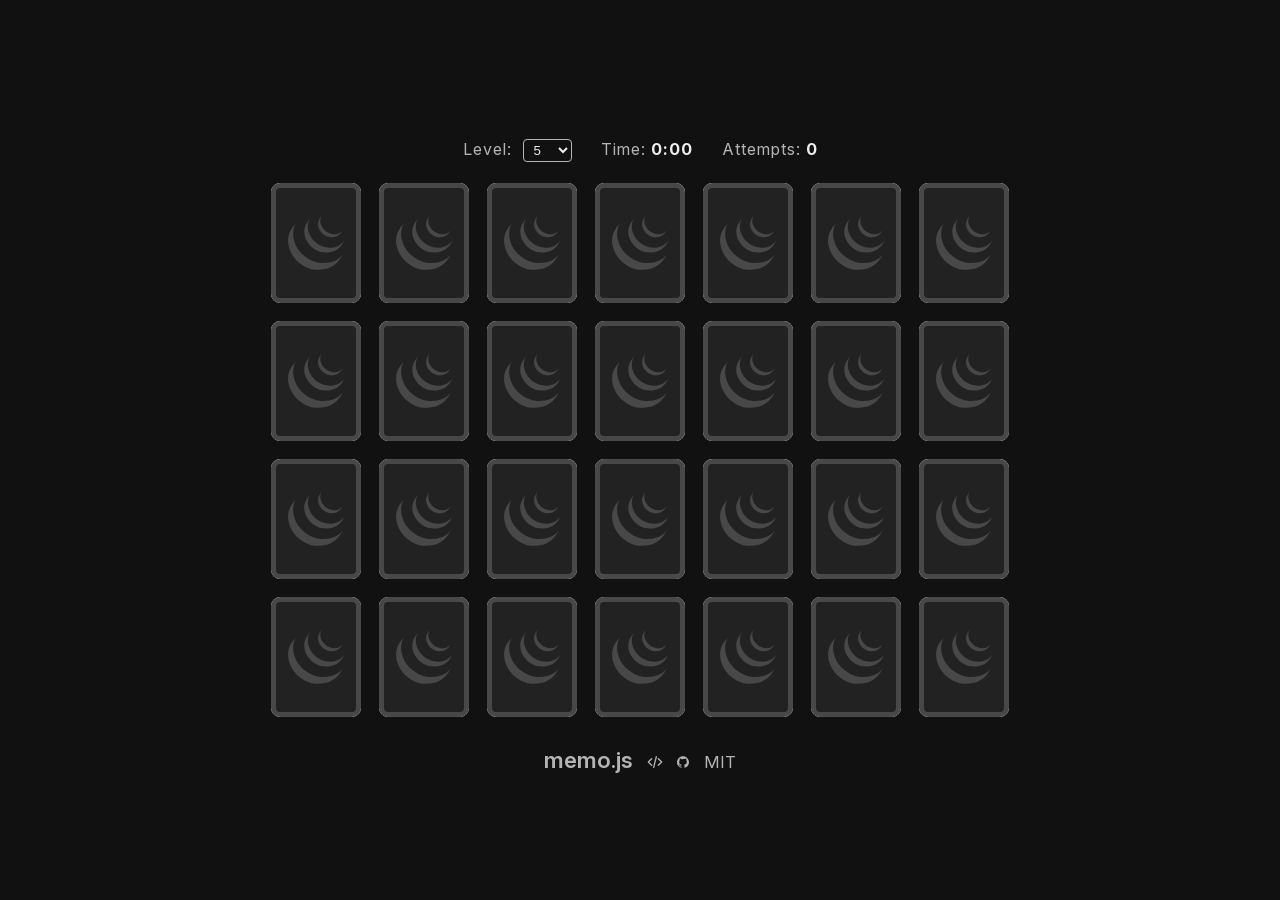
<file: index.html>
<!DOCTYPE html>
<html lang="en">
  <head>
    <meta charset="utf-8">
    <meta name="viewport" content="width=device-width, initial-scale=1">
    <title>memo.js: Classic Board Game with jQuery</title>
    <link rel="apple-touch-icon" href="image/apple-touch-icon.png">
    <link rel="canonical" href="https://javier.beaumont.eus/memo.js/">
    <link rel="icon" type="image/svg+xml" href="image/favicon.svg">
    <link rel="icon" type="image/png" sizes="32x32" href="image/favicon.png">
    <link rel="license" href="LICENSE">
    <link rel="preload" href="font/inter.woff2" as="font" type="font/woff2" crossorigin>
    <link rel="stylesheet" href="style/memo.css">
    <script src="script/jquery.js" defer></script>
    <script src="script/memo.js" defer></script>
    <meta name="color-scheme" content="dark">
    <meta name="dcterms.rights" content="https://opensource.org/license/mit">
    <meta name="description" content="Play the classic Memory card game, built with jQuery: flip the cards, match every pair, and beat the clock.">
    <meta name="theme-color" content="#111111">
    <meta name="twitter:card" content="summary_large_image">
    <meta name="twitter:image" content="https://javier.beaumont.eus/memo.js/image/og.png">
    <meta property="og:description" content="Play the classic Memory card game, built with jQuery: flip the cards, match every pair, and beat the clock.">
    <meta property="og:image:alt" content="memo.js: Classic Board Game with jQuery">
    <meta property="og:image:height" content="630">
    <meta property="og:image:width" content="1200">
    <meta property="og:image" content="https://javier.beaumont.eus/memo.js/image/og.png">
    <meta property="og:locale" content="en_US">
    <meta property="og:site_name" content="javier.beaumont.eus">
    <meta property="og:title" content="memo.js: Classic Board Game with jQuery">
    <meta property="og:type" content="website">
    <meta property="og:url" content="https://javier.beaumont.eus/memo.js/">
    <script type="application/ld+json">
    {
      "@context": "https://schema.org",
      "@type": "WebApplication",
      "applicationCategory": "GameApplication",
      "author": { "@type": "Person", "name": "Javier Beaumont" },
      "browserRequirements": "Requires JavaScript",
      "description": "Play the classic Memory card game, built with jQuery: flip the cards, match every pair, and beat the clock.",
      "image": "https://javier.beaumont.eus/memo.js/image/og.png",
      "isAccessibleForFree": true,
      "license": "https://opensource.org/license/mit",
      "name": "memo.js: Classic Board Game with jQuery",
      "operatingSystem": "Any",
      "sameAs": "https://github.com/javierbeaumont/memo.js",
      "url": "https://javier.beaumont.eus/memo.js/"
    }
    </script>
  </head>
  <body>
    <div id="stats">
      <span>Level: <select id="level"></select></span>
      <span>Time: <b id="stats-time">0:00</b></span>
      <span>Attempts: <b id="stats-moves">0</b></span>
    </div>

    <div class="board" data-element="board"></div>

    <div id="win">
      <button id="win-close" type="button" aria-label="Close"></button>
      <h1>You won!</h1>
      <p>Level: <span id="win-level"></span></p>
      <p>Time: <span id="win-time"></span></p>
      <p>Attempts: <span id="win-moves"></span></p>
      <div class="win-actions">
        <button id="replay">Replay</button>
        <button id="next">Next</button>
      </div>
    </div>

    <footer class="stat-links">
      <span class="mark">memo.js</span>
      <a class="built" href="slides/" aria-label="See how it's built" title="See how it's built"></a>
      <a class="github" href="https://github.com/javierbeaumont/memo.js" aria-label="View the source" title="View the source"></a>
      <a class="license" href="LICENSE" rel="license noopener" target="_blank">MIT</a>
    </footer>
  </body>
</html>
</file>
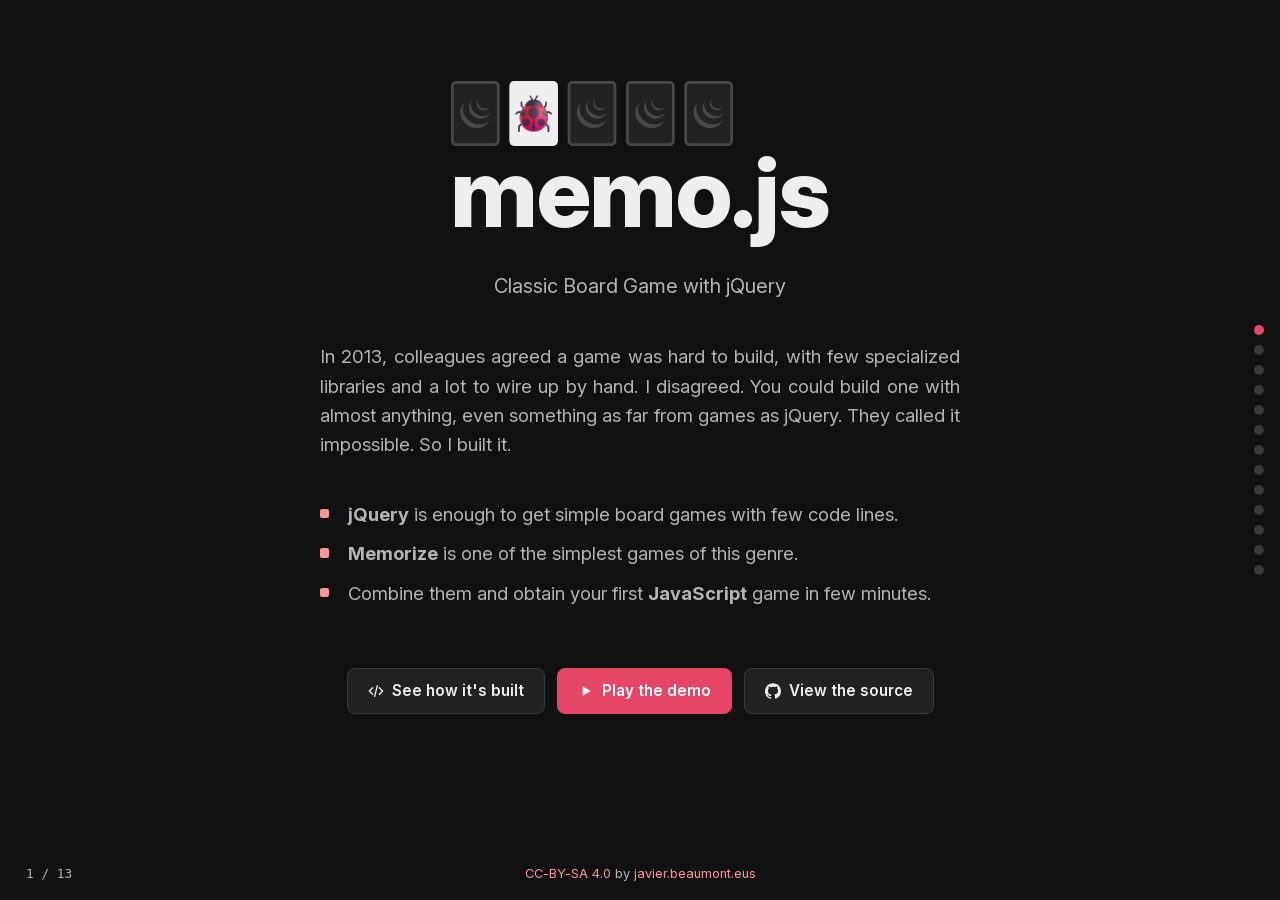
<file: slides/index.html>
<!DOCTYPE html>
<html lang="en">
<head>
  <meta charset="utf-8">
  <meta name="viewport" content="width=device-width, initial-scale=1">
  <title>memo.js slides: Classic Board Game with jQuery</title>
  <link rel="apple-touch-icon" href="../image/apple-touch-icon.png">
  <link rel="canonical" href="https://javier.beaumont.eus/memo.js/slides/">
  <link rel="icon" type="image/svg+xml" href="../image/favicon.svg">
  <link rel="icon" type="image/png" sizes="32x32" href="../image/favicon.png">
  <link rel="license" href="https://creativecommons.org/licenses/by-sa/4.0/">
  <link rel="preload" href="../font/inter.woff2" as="font" type="font/woff2" crossorigin>
  <link rel="preload" href="../image/cards.svg" as="image" type="image/svg+xml">
  <link rel="stylesheet" href="style/codemirror.css">
  <link rel="stylesheet" href="style/main.css">
  <!-- repo's own jQuery so runnable snippets use the real $ -->
  <script src="../script/jquery.js" defer></script>
  <script src="script/codemirror.js" defer></script>
  <script src="script/codemirror-modes.js" defer></script>
  <script src="script/main.js" defer></script>
  <meta name="color-scheme" content="dark">
  <meta name="dcterms.rights" content="https://creativecommons.org/licenses/by-sa/4.0/">
  <meta name="description" content="How you can build the classic Memory card game with jQuery, explained slide by slide: the board, the cards, the DOM and the player interaction.">
  <meta name="theme-color" content="#111111">
  <meta name="twitter:card" content="summary_large_image">
  <meta name="twitter:image" content="https://javier.beaumont.eus/memo.js/image/og.png">
  <meta property="og:description" content="How you can build the classic Memory card game with jQuery, explained slide by slide: the board, the cards, the DOM and the player interaction.">
  <meta property="og:image:alt" content="memo.js: Classic Board Game with jQuery">
  <meta property="og:image:height" content="630">
  <meta property="og:image:width" content="1200">
  <meta property="og:image" content="https://javier.beaumont.eus/memo.js/image/og.png">
  <meta property="og:locale" content="en_US">
  <meta property="og:site_name" content="javier.beaumont.eus">
  <meta property="og:title" content="memo.js slides: Classic Board Game with jQuery">
  <meta property="og:type" content="website">
  <meta property="og:url" content="https://javier.beaumont.eus/memo.js/slides/">
  <script type="application/ld+json">
  {
    "@context": "https://schema.org",
    "@type": "SoftwareSourceCode",
    "author": { "@type": "Person", "name": "Javier Beaumont" },
    "codeRepository": "https://github.com/javierbeaumont/memo.js",
    "description": "How you can build the classic Memory card game with jQuery, explained slide by slide: the board, the cards, the DOM and the player interaction.",
    "image": "https://javier.beaumont.eus/memo.js/image/og.png",
    "isAccessibleForFree": true,
    "license": "https://opensource.org/license/mit",
    "name": "memo.js: Classic Board Game with jQuery",
    "programmingLanguage": "JavaScript",
    "url": "https://javier.beaumont.eus/memo.js/slides/"
  }
  </script>
</head>
<body>

  <main class="deck">

    <!-- 1 -- Cover -->
    <section class="slide cover" aria-label="Cover">
      <div class="inner center">
        <!-- card row: decorative ::before on the wordmark (main.css) -->
        <h1>memo.js</h1>
        <p class="tagline">
          Classic Board Game with jQuery
        </p>
        <p class="lead story">
          In 2013, colleagues agreed a game was hard to build, with few specialized
          libraries and a lot to wire up by hand. I disagreed. You could build one
          with almost anything, even something as far from games as jQuery. They
          called it impossible. So I built it.
        </p>
        <ul class="lead">
          <li><strong>jQuery</strong> is enough to get simple board games with few code lines.</li>
          <li><strong>Memorize</strong> is one of the simplest games of this genre.</li>
          <li>Combine them and obtain your first <strong>JavaScript</strong> game in few minutes.</li>
        </ul>
        <nav class="cta" aria-label="Project links">
          <a class="built" href="#start">See how it's built</a>
          <a class="primary" href="../">Play the demo</a>
          <a class="github" href="https://github.com/javierbeaumont/memo.js">View the source</a>
        </nav>
      </div>
    </section>

    <!-- 2 -- jQuery: Advantages and disadvantages -->
    <section class="slide" id="start" aria-label="jQuery: Advantages and disadvantages">
      <div class="inner">
        <p class="kicker">jQuery</p>
        <h2>Advantages and disadvantages</h2>
        <div class="cols">
          <article class="col">
            <h3>Pros</h3>
            <ul>
              <li>Free Software</li>
              <li>Community and Documentation</li>
              <li>Browser, DOM and Ajax Support</li>
            </ul>
          </article>
          <article class="col">
            <h3>Cons</h3>
            <ul>
              <li>Performance and Size</li>
              <li>Structure and Organization</li>
              <li>Data Manipulation Support</li>
            </ul>
          </article>
        </div>
      </div>
    </section>

    <!-- 3 -- Memorize: Definition and cards -->
    <section class="slide" aria-label="Memorize: Definition and cards">
      <div class="inner">
        <p class="kicker">Memorize</p>
        <h2>Definition and cards</h2>
        <ul class="lead">
          <li>Show any compact set of unordered pairs of cards.</li>
          <li>The cards will be hidden and shown when the player interacts with them.</li>
          <li>Every pair of cards clicked will be checked for equality, in which case
              they will remain permanently visible. If they are different, they will
              hide again.</li>
        </ul>
        <div class="cards-row" aria-label="The two card states">
          <figure class="mini">
            <div class="mini-card is-hide" aria-hidden="true"></div>
            <figcaption>hide</figcaption>
          </figure>
          <figure class="mini">
            <div class="mini-card is-show" aria-hidden="true"><img src="../image/lady_beetle_3d.png" alt=""></div>
            <figcaption>show</figcaption>
          </figure>
        </div>
      </div>
    </section>

    <!-- 4 -- Memorize: Parts -->
    <section class="slide" aria-label="Memorize: Parts">
      <div class="inner">
        <p class="kicker">Memorize</p>
        <h2>Parts</h2>
        <ol class="parts">
          <li><strong>Board</strong>: how many rows and columns.</li>
          <li><strong>Playing cards</strong>: pick the images, pair them, shuffle the deck.</li>
          <li><strong>Print elements</strong>: HTML, CSS and injecting the cards into the DOM.</li>
          <li><strong>Player interaction</strong>: flip, compare, resolve.</li>
        </ol>
      </div>
    </section>

    <!-- 5 -- Board: Square grid -->
    <section class="slide" aria-label="Board: Square grid">
      <div class="inner">
        <p class="kicker">01: Board</p>
        <h2>Square grid</h2>
        <p class="lead">
          Compact and rectangular area where the playing cards are grouped.
        </p>
<script type="text/plain" data-cm-setup>const config = { couples: [3, 6, 8, 12, 14, 16, 18, 20, 24, 28, 32, 36][Math.floor(Math.random() * 12)] };</script>
<textarea class="cm" data-run>// Playing Card Distribution
const couples = config.couples // From configuration file
  , cards = couples * 2;

// Lists all divisors from number of playing cards
const l = [];

for (let d = 1; d <= cards; d++){
  if(cards % d === 0) {
    l.push(d);
  }
}

// Select best divisors from the list
const w = (l.length % 2 === 0) ? [1, 0] : [.5, .5]
  , short = l[l.length / 2 - w[0]]
  , long  = l[l.length / 2 - w[1]];</textarea>
<script type="text/plain" data-cm-cleanup>console.log(cards + ' playing cards in a ' + short + ' x ' + long + ' board');</script>
      </div>
    </section>

    <!-- 6 -- Playing cards: Selection -->
    <section class="slide" aria-label="Playing cards: Selection">
      <div class="inner">
        <p class="kicker">02: Playing cards</p>
        <h2>Selection</h2>
        <p class="lead">
          Select playing cards between available ones and, if possible, without repeating.
        </p>
        <script type="text/plain" data-cm-setup>const config = {
  couples: Math.floor(Math.random() * 14) + 5,
  id: {
    min: Math.floor(Math.random() * 4) + 1,
    max: Math.floor(Math.random() * 49) + 11
  }
};</script>
<textarea class="cm" data-run>// Playing Cards Selection
const couples = config.couples // From configuration file
  , minId = config.id.min      // From configuration file
  , maxId = config.id.max      // From configuration file
  , list = [];

while(list.length < couples) {
  const m = Math.floor((Math.random() * (maxId - minId)) + minId);

  if (maxId - minId <= list.length || $.inArray(m, list) === -1) {
    list.push(m);
  }
}</textarea>
        <script type="text/plain" data-cm-cleanup>console.log(couples + ' pairs with ' + (maxId - minId) + ' different cards: [' + list + ']');</script>
      </div>
    </section>

    <!-- 7 -- Playing cards: Shuffling the deck -->
    <section class="slide" aria-label="Playing cards: Shuffling the deck">
      <div class="inner">
        <p class="kicker">02: Playing cards</p>
        <h2>Shuffling the deck</h2>
        <p class="lead">
          Shuffle the deck to unsort the playing cards.
        </p>
<textarea class="cm" data-run>// Shuffle The Deck (Fisher-Yates)
const list = [1, 2, 3, 4];

$.merge(list, list);

for (let position = list.length - 1; position > 0; position--) {
  const randomIndex = Math.floor(Math.random() * (position + 1));

  [list[position], list[randomIndex]] = [list[randomIndex], list[position]];
}</textarea>
        <script type="text/plain" data-cm-cleanup>console.log('[' + list.join(', ') + ']');</script>
        <p class="fine">
          <code>$.merge(list, list)</code> concatenates the list onto itself: that
          single call is what turns cards into pairs. The shuffle is
          <a href="https://en.wikipedia.org/wiki/Fisher-Yates_shuffle" target="_blank" rel="noopener">Fisher-Yates</a>:
          walk from the end, swapping each card with a random earlier one, so every
          ordering is equally likely.
        </p>
      </div>
    </section>

    <!-- 8 -- Print elements: Basic HTML -->
    <section class="slide" aria-label="Print elements: Basic HTML">
      <div class="inner">
        <p class="kicker">03: Print elements</p>
        <h2>Basic HTML</h2>
<textarea class="cm" data-mode="htmlmixed">&lt;!DOCTYPE html&gt;
&lt;html lang="en"&gt;
  &lt;head&gt;
    &lt;meta charset="utf-8" /&gt;
    &lt;meta name="viewport" content="width=device-width, initial-scale=1" /&gt;
    &lt;title&gt;memo.js&lt;/title&gt;
    &lt;link rel="stylesheet" href="style/memo.css" /&gt;
    &lt;script src="script/jquery.js" defer&gt;&lt;/script&gt;
    &lt;script src="script/memo.js" defer&gt;&lt;/script&gt;
  &lt;/head&gt;
  &lt;body&gt;
    &lt;div class="board" data-element="board"&gt;&lt;/div&gt;
  &lt;/body&gt;
&lt;/html&gt;</textarea>
      </div>
    </section>

    <!-- 9 -- Print elements: Basic CSS -->
    <section class="slide" aria-label="Print elements: Basic CSS">
      <div class="inner">
        <p class="kicker">03: Print elements</p>
        <h2>Basic CSS</h2>
<textarea class="cm" data-mode="css">.board {
  display: grid;
  gap: clamp(8px, 2.2vw, 18px);
  grid-template-columns: repeat(var(--long), 1fr);
}

.card {
  aspect-ratio: 3 / 4;
  background: #eee;
  border-radius: 9px;
  position: relative;
}

.card img {
  left: 50%;
  position: absolute;
  top: 50%;
  transform: translate(-50%, -50%);
  width: 86%;
}

[data-element="cover"] {
  background: url("../image/card-back.svg") center / cover no-repeat;
  cursor: pointer;
  inset: 0;
  position: absolute;
}</textarea>
        <p class="fine">
          <code>--long</code> is the column count; the JS computes it and sets it on
          the board.
        </p>
      </div>
    </section>

    <!-- 10 -- Print elements: Board and playing cards -->
    <section class="slide" aria-label="Print elements: Board and playing cards">
      <div class="inner">
        <p class="kicker">03: Print elements</p>
        <h2>Board and playing cards</h2>
        <p class="lead">
          DOM and style manipulation.
        </p>
<textarea class="cm">// Playing Card HTML Code
const card = file => `
      &lt;div class="card" data-status="hide"&gt;
        &lt;img src="image/${file}" /&gt;
        &lt;div data-element="cover"&gt;&lt;/div&gt;
      &lt;/div&gt;`;

// Print Board and Playing Cards
$('[data-element="board"]')
  .append(() => {
    let data = '';

    $.each(list, (index, id) => {
      const file = emojis[id] + '_3d.png';

      data += card(file);
    });

    return data;
  })
  .css({ '--long': long, '--short': short });</textarea>
        <p class="fine">
          The JS sets <code>--long</code> and <code>--short</code> on the board; CSS grid
          uses them for the column count: <code>--long</code> in landscape,
          <code>--short</code> in portrait.
        </p>
      </div>
    </section>

    <!-- 11 -- Player interaction: Selection -->
    <section class="slide" aria-label="Player interaction: Selection">
      <div class="inner">
        <p class="kicker">04: Player interaction</p>
        <h2>Selection</h2>
        <p class="lead">
          A click selects a card: set its status from <code>hide</code> to
          <code>view</code> and push its face into <code>pair</code>. On the second
          card, compare.
        </p>
<textarea class="cm">// Player Interaction
let count = 0
  , pair = [];

$('[data-element="cover"]').on('click', function() {
  if ($(this).parent().attr('data-status') !== 'hide') return;

  count ++;

  if (count <= 2) {
    // Slide effect: slideUp
    $(this).parent().attr('data-status', 'view');
    pair.push($(this).prev().attr('src'));

    if (count === 2) {
      // Comparison
    }
  }
});</textarea>
      </div>
    </section>

    <!-- 12 -- Player interaction: Comparison -->
    <section class="slide" aria-label="Player interaction: Comparison">
      <div class="inner">
        <p class="kicker">04: Player interaction</p>
        <h2>Comparison</h2>
        <p class="lead">
          On the second card, compare the pair: a match promotes both to
          <code>show</code>; a miss returns them to <code>hide</code>. Then reset
          <code>count</code> and <code>pair</code> for the next turn.
        </p>
<textarea class="cm">// Comparison
if (count === 2) {
  if (pair[0] === pair[1]) {
    $('[data-status="view"]').attr('data-status', 'show');
  } else {
    // Slide effect: slideDown
    $('[data-status="view"]').attr('data-status', 'hide');
  }

  count = 0;
  pair = [];
}</textarea>
        <p class="fine">
          Cards match by image <em>source</em>: <code>pair</code> holds two
          <code>&lt;img src&gt;</code> values, equal only when it is the same
          emoji file.
        </p>
      </div>
    </section>

    <!-- 13 -- Player interaction: Slide effect -->
    <section class="slide" aria-label="Player interaction: Slide effect">
      <div class="inner">
        <p class="kicker">04: Player interaction</p>
        <h2>Slide effect</h2>
        <p class="lead">
          jQuery adds the motion: on reveal the cover slides up, and a missed pair
          slides back down after <code>delay(500)</code>.
        </p>
<textarea class="cm">// Slide effect
let count = 0
  , pair = [];

$('[data-element="cover"]').on('click', function() {
  count ++;
  if (count <= 2) {
    $(this).slideUp('slow');
    // ... selection
    if (count === 2) {
      if (pair[0] === pair[1]) {
        // ... comparison: show
      } else {
        $('[data-status="view"] [data-element="cover"]')
          .delay(500).slideDown('slow')
          .promise().done(() => {
            // ... comparison: hide
          });
      }

      count = 0;
      pair = [];
    }
  }
});</textarea>
        <p class="fine">
          The <code>// ...</code> parts are unchanged from the earlier slides. New here:
          <code>slideUp</code> reveals the card, and a missed pair slides back down after
          <code>delay(500)</code>.
        </p>
      </div>
    </section>
  </main>

  <nav class="dots" aria-label="Slide navigation"></nav>
  <p class="counter" aria-hidden="true"></p>

  <footer class="foot-note">
    <a href="https://creativecommons.org/licenses/by-sa/4.0/" rel="license noopener" target="_blank">CC-BY-SA 4.0</a> by <a href="https://javier.beaumont.eus">javier.beaumont.eus</a>
  </footer>
</body>
</html>
</file>
<file: style/memo.css>
@font-face {
  font-display: swap;
  font-family: "Inter";
  font-style: normal;
  font-weight: 400 800;
  src: url("../font/inter.woff2") format("woff2");
}

:root {
  --bg: #111111;
  --card: #eeeeee;
  --txt: #eeeeee;
  --mut: #b4b4b4;
  --acc: #e54666;
  --acc-hi: #ec5a72;
  --on-acc: #ffffff;
}

body {
  align-items: center;
  background: var(--bg);
  color: var(--txt);
  display: flex;
  flex-direction: column;
  font-family: "Inter", system-ui, -apple-system, Segoe UI, Roboto, sans-serif;
  justify-content: center;
  margin: 0;
  min-height: 100vh;
}

#stats {
  color: var(--mut);
  letter-spacing: 1px;
  padding: 12px;
  text-align: center;
}

#stats b {
  color: var(--txt);
}

#stats span + span {
  margin-left: 24px;
}

#level {
  background: var(--bg);
  border: 1px solid var(--mut);
  border-radius: 4px;
  color: var(--txt);
  margin-left: 6px;
  padding: 2px 6px;
}

/* Footer below the board: the wordmark plus links to the slides, the source and the license. */
.stat-links {
  align-items: center;
  display: flex;
  gap: 14px;
  margin-top: 20px;
}

/* The wordmark leads; the 3 links are sized to the same visible height (~12px, the wordmark's
   x-height at Inter 1.4rem) so they read balanced. Rescale the numbers if the font/size changes. */
.stat-links .mark {
  color: var(--mut);
  font-size: 1.4rem;
  font-weight: 600;
}

.stat-links a {
  color: var(--mut);
  position: relative;
  top: 2.45px; /* lower the 3 links onto the wordmark's x-height center (lowercase sits low in its box) */
}

.stat-links a:hover {
  color: var(--txt);
}

.stat-links .license {
  font-size: 16.65px; /* all-caps "MIT": cap-height (~0.73em) matches the icons' ~12px */
  text-decoration: none;
}

.stat-links .built,
.stat-links .github {
  -webkit-mask: center / contain no-repeat;
  background-color: currentColor;
  mask: center / contain no-repeat;
}

/* Icon boxes differ so both glyphs render ~12px tall (code.svg fills ~75% of its box, github ~98%). */
.stat-links .built {
  -webkit-mask-image: url("../image/code.svg");
  height: 16px;
  mask-image: url("../image/code.svg");
  width: 16px;
}

.stat-links .github {
  -webkit-mask-image: url("../image/github.svg");
  height: 12.4px;
  mask-image: url("../image/github.svg");
  width: 12.4px;
}

#win {
  align-items: center;
  background: rgba(17, 17, 17, 0.92);
  display: none;
  flex-direction: column;
  inset: 0;
  justify-content: center;
  position: fixed;
  z-index: 10; /* sit above the footer (a flex item) so it is the only active layer */
}

#win-close {
  -webkit-mask: url("../image/close.svg") center / contain no-repeat;
  background-color: var(--mut);
  border: 0;
  cursor: pointer;
  height: 22px;
  mask: url("../image/close.svg") center / contain no-repeat;
  padding: 0;
  position: absolute;
  right: 20px;
  top: 20px;
  width: 22px;
}

#win-close:hover {
  background-color: var(--txt);
}

#win h1 {
  font-size: 3rem;
  margin: 0 0 16px;
}

#win p {
  color: var(--mut);
  font-size: 1.2rem;
  margin: 4px 0;
}

.win-actions {
  display: flex;
  gap: 12px;
  margin-top: 24px;
}

#win button {
  border-radius: 6px;
  cursor: pointer;
  font-size: 1rem;
  padding: 12px 28px;
}

#next {
  background: var(--acc);
  border: 0;
  color: var(--on-acc);
}

#next:hover {
  background: var(--acc-hi);
}

#replay {
  background: transparent;
  border: 1px solid var(--mut);
  color: var(--txt);
}

#replay:hover {
  border-color: var(--txt);
}

.board {
  box-sizing: border-box;
  display: grid;
  gap: clamp(8px, 2.2vw, 18px);
  grid-template-columns: repeat(var(--long), 1fr);
  margin: 0 auto;
  padding: 9px;
  width: min(calc(var(--long) * 108px), 100vw); /* --long and --short are set by JS */
}

@media (orientation: portrait) {
  .board {
    grid-template-columns: repeat(var(--short), 1fr);
    width: min(calc(var(--short) * 108px), 100vw);
  }
}

.card {
  aspect-ratio: 3 / 4;
  background: var(--card);
  border-radius: 9px;
  position: relative;
}

.card img {
  left: 50%;
  position: absolute;
  top: 50%;
  transform: translate(-50%, -50%);
  width: 86%;
}

[data-element="cover"] {
  background: url("../image/card-back.svg") center / cover no-repeat;
  border-radius: 9px;
  cursor: pointer;
  inset: 0;
  position: absolute;
}
</file>
<file: slides/style/codemirror.css>
/* CodeMirror 5.65.21 core CSS. Copyright (c) by Marijn Haverbeke and others, MIT license: https://codemirror.net/5/LICENSE */
.CodeMirror{font-family:monospace;height:300px;color:black;direction:ltr;}.CodeMirror-lines{padding:4px 0;}.CodeMirror pre.CodeMirror-line,.CodeMirror pre.CodeMirror-line-like{padding:0 4px;}.CodeMirror-scrollbar-filler,.CodeMirror-gutter-filler{background-color:white;}.CodeMirror-gutters{border-right:1px solid #ddd;background-color:#f7f7f7;white-space:nowrap;}.CodeMirror-linenumbers{}.CodeMirror-linenumber{padding:0 3px 0 5px;min-width:20px;text-align:right;color:#999;white-space:nowrap;}.CodeMirror-guttermarker{color:black;}.CodeMirror-guttermarker-subtle{color:#999;}.CodeMirror-cursor{border-left:1px solid black;border-right:none;width:0;}.CodeMirror div.CodeMirror-secondarycursor{border-left:1px solid silver;}.cm-fat-cursor .CodeMirror-cursor{width:auto;border:0 !important;background:#7e7;}.cm-fat-cursor div.CodeMirror-cursors{z-index:1;}.cm-fat-cursor .CodeMirror-line::selection,.cm-fat-cursor .CodeMirror-line > span::selection,.cm-fat-cursor .CodeMirror-line > span > span::selection{background:transparent;}.cm-fat-cursor .CodeMirror-line::-moz-selection,.cm-fat-cursor .CodeMirror-line > span::-moz-selection,.cm-fat-cursor .CodeMirror-line > span > span::-moz-selection{background:transparent;}.cm-fat-cursor{caret-color:transparent;}@-moz-keyframes blink{0%{}50%{background-color:transparent;}100%{}}@-webkit-keyframes blink{0%{}50%{background-color:transparent;}100%{}}@keyframes blink{0%{}50%{background-color:transparent;}100%{}}.CodeMirror-overwrite .CodeMirror-cursor{}.cm-tab{display:inline-block;text-decoration:inherit;}.CodeMirror-rulers{position:absolute;left:0;right:0;top:-50px;bottom:0;overflow:hidden;}.CodeMirror-ruler{border-left:1px solid #ccc;top:0;bottom:0;position:absolute;}.cm-s-default .cm-header{color:blue;}.cm-s-default .cm-quote{color:#090;}.cm-negative{color:#d44;}.cm-positive{color:#292;}.cm-header,.cm-strong{font-weight:bold;}.cm-em{font-style:italic;}.cm-link{text-decoration:underline;}.cm-strikethrough{text-decoration:line-through;}.cm-s-default .cm-keyword{color:#708;}.cm-s-default .cm-atom{color:#219;}.cm-s-default .cm-number{color:#164;}.cm-s-default .cm-def{color:#00f;}.cm-s-default .cm-variable,.cm-s-default .cm-punctuation,.cm-s-default .cm-property,.cm-s-default .cm-operator{}.cm-s-default .cm-variable-2{color:#05a;}.cm-s-default .cm-variable-3,.cm-s-default .cm-type{color:#085;}.cm-s-default .cm-comment{color:#a50;}.cm-s-default .cm-string{color:#a11;}.cm-s-default .cm-string-2{color:#f50;}.cm-s-default .cm-meta{color:#555;}.cm-s-default .cm-qualifier{color:#555;}.cm-s-default .cm-builtin{color:#30a;}.cm-s-default .cm-bracket{color:#997;}.cm-s-default .cm-tag{color:#170;}.cm-s-default .cm-attribute{color:#00c;}.cm-s-default .cm-hr{color:#999;}.cm-s-default .cm-link{color:#00c;}.cm-s-default .cm-error{color:#f00;}.cm-invalidchar{color:#f00;}.CodeMirror-composing{border-bottom:2px solid;}div.CodeMirror span.CodeMirror-matchingbracket{color:#0b0;}div.CodeMirror span.CodeMirror-nonmatchingbracket{color:#a22;}.CodeMirror-matchingtag{background:rgba(255,150,0,.3);}.CodeMirror-activeline-background{background:#e8f2ff;}.CodeMirror{position:relative;overflow:hidden;background:white;}.CodeMirror-scroll{overflow:scroll !important;margin-bottom:-50px;margin-right:-50px;padding-bottom:50px;height:100%;outline:none;position:relative;z-index:0;}.CodeMirror-sizer{position:relative;border-right:50px solid transparent;}.CodeMirror-vscrollbar,.CodeMirror-hscrollbar,.CodeMirror-scrollbar-filler,.CodeMirror-gutter-filler{position:absolute;z-index:6;display:none;outline:none;}.CodeMirror-vscrollbar{right:0;top:0;overflow-x:hidden;overflow-y:scroll;}.CodeMirror-hscrollbar{bottom:0;left:0;overflow-y:hidden;overflow-x:scroll;}.CodeMirror-scrollbar-filler{right:0;bottom:0;}.CodeMirror-gutter-filler{left:0;bottom:0;}.CodeMirror-gutters{position:absolute;left:0;top:0;min-height:100%;z-index:3;}.CodeMirror-gutter{white-space:normal;height:100%;display:inline-block;vertical-align:top;margin-bottom:-50px;}.CodeMirror-gutter-wrapper{position:absolute;z-index:4;background:none !important;border:none !important;}.CodeMirror-gutter-background{position:absolute;top:0;bottom:0;z-index:4;}.CodeMirror-gutter-elt{position:absolute;cursor:default;z-index:4;}.CodeMirror-gutter-wrapper::selection{background-color:transparent}.CodeMirror-gutter-wrapper::-moz-selection{background-color:transparent}.CodeMirror-lines{cursor:text;min-height:1px;}.CodeMirror pre.CodeMirror-line,.CodeMirror pre.CodeMirror-line-like{-moz-border-radius:0;-webkit-border-radius:0;border-radius:0;border-width:0;background:transparent;font-family:inherit;font-size:inherit;margin:0;white-space:pre;word-wrap:normal;line-height:inherit;color:inherit;z-index:2;position:relative;overflow:visible;-webkit-tap-highlight-color:transparent;-webkit-font-variant-ligatures:contextual;font-variant-ligatures:contextual;}.CodeMirror-wrap pre.CodeMirror-line,.CodeMirror-wrap pre.CodeMirror-line-like{word-wrap:break-word;white-space:pre-wrap;word-break:normal;}.CodeMirror-linebackground{position:absolute;left:0;right:0;top:0;bottom:0;z-index:0;}.CodeMirror-linewidget{position:relative;z-index:2;padding:0.1px;}.CodeMirror-widget{}.CodeMirror-rtl pre{direction:rtl;}.CodeMirror-code{outline:none;}.CodeMirror-scroll,.CodeMirror-sizer,.CodeMirror-gutter,.CodeMirror-gutters,.CodeMirror-linenumber{-moz-box-sizing:content-box;box-sizing:content-box;}.CodeMirror-measure{position:absolute;width:100%;height:0;overflow:hidden;visibility:hidden;}.CodeMirror-cursor{position:absolute;pointer-events:none;}.CodeMirror-measure pre{position:static;}div.CodeMirror-cursors{visibility:hidden;position:relative;z-index:3;}div.CodeMirror-dragcursors{visibility:visible;}.CodeMirror-focused div.CodeMirror-cursors{visibility:visible;}.CodeMirror-selected{background:#d9d9d9;}.CodeMirror-focused .CodeMirror-selected{background:#d7d4f0;}.CodeMirror-crosshair{cursor:crosshair;}.CodeMirror-line::selection,.CodeMirror-line > span::selection,.CodeMirror-line > span > span::selection{background:#d7d4f0;}.CodeMirror-line::-moz-selection,.CodeMirror-line > span::-moz-selection,.CodeMirror-line > span > span::-moz-selection{background:#d7d4f0;}.cm-searching{background-color:#ffa;background-color:rgba(255,255,0,.4);}.cm-force-border{padding-right:.1px;}@media print{.CodeMirror div.CodeMirror-cursors{visibility:hidden;}}.cm-tab-wrap-hack:after{content:'';}span.CodeMirror-selectedtext{background:none;}
</file>
<file: slides/style/main.css>
@font-face {
  font-display: swap;
  font-family: "Inter";
  font-style: normal;
  font-weight: 400 800; /* the subset is limited to the weights the deck renders */
  src: url("../../font/inter.woff2") format("woff2");
}

:root {
  /* Radix Colors (workos/radix, MIT), dark. Fill (step 9) and accent-text (step 11) are split: --acc vs --acc-text. */
  --acc: #e54666;          /* ruby-9: fill (buttons, active dot) */
  --acc-hi: #ec5a72;       /* ruby-10: button hover */
  --acc-text: #ff949d;     /* ruby-11: accent text (kickers, links, keywords) */
  --on-acc: #ffffff;       /* text on the ruby fill */
  --bg: #111111;           /* gray-1: ground */
  --bg-code: #222222;      /* gray-3: code panels */
  --brd: #3a3a3a;          /* gray-6: borders */
  --card: #eeeeee;         /* gray-12: revealed card */
  --code-comment: #b4b4b4; /* gray-11: comments */
  --code-line: #b4b4b4;    /* gray-11: line numbers */
  --code-num: #baa7ff;     /* violet-11: numbers */
  --code-str: #71d083;     /* grass-11: strings */
  --mut: #b4b4b4;          /* gray-11: muted text */
  --surf: #222222;         /* gray-3: raised surfaces */
  --txt: #eeeeee;          /* gray-12: text */
  --mono: ui-monospace, SFMono-Regular, Menlo, Consolas, monospace;
}

* {
  box-sizing: border-box;
}

body {
  background: var(--bg);
  color: var(--txt);
  font-family: "Inter", system-ui, -apple-system, Segoe UI, Roboto, sans-serif;
  -webkit-font-smoothing: antialiased;
  line-height: 1.6;
  margin: 0;
}

a {
  color: var(--acc-text);
  text-decoration: none;
}

a:hover {
  text-decoration: underline;
}

code, kbd {
  font-family: var(--mono);
  font-size: 0.9em;
}

kbd {
  border: 1px solid var(--brd);
  border-radius: 4px;
  padding: 0 6px;
}

h1, h2 {
  letter-spacing: -0.01em;
  line-height: 1.2;
}

/* Deck: the scroller; one full-viewport slide per section, scroll-snap pages (script/main.js adds keyboard, dots, counter). */
.deck {
  height: 100dvh;
  overflow-y: auto;
  scroll-snap-type: y mandatory;
}

.slide {
  align-items: center;
  display: flex;
  justify-content: center;
  min-height: 100dvh;
  padding: 24px;
  position: relative;
  scroll-snap-align: start;
  scroll-snap-stop: always;
}

.inner {
  max-width: 720px;
  width: 100%;
}

.inner.center {
  text-align: center;
}

/* Title lockup (like the OG): the card row (::before) is 74.7% of the wordmark to reach the ".", sharing its left edge;
   sized in font-size fractions so the lockup scales as one. */
h1 {
  display: inline-block;
  font-size: clamp(3.5rem, 11vw, 6rem);
  font-weight: 800;
  margin: 0;
}

h1::before {
  aspect-ratio: 522 / 120;
  background: url("../../image/cards.svg") left center / contain no-repeat;
  content: "";
  display: block;
  margin-bottom: -0.115em; /* absorb the h1 top leading so the gap matches the o->j stem */
  width: 74.7%;
}

.tagline {
  color: var(--mut);
  font-size: clamp(1.05rem, 3.5vw, 1.25rem);
  margin: 12px auto 0;
  max-width: 42ch;
  text-wrap: balance;
}

/* Cover: content toward the top; each text block on its own narrow measure so the chunks read apart. */
.slide.cover {
  align-items: flex-start;
  padding-top: clamp(40px, 9vh, 110px);
}

.cover .tagline {
  margin-top: 20px;
}

.cover .cta {
  margin-top: 60px;
}

.cover .story,
.cover .lead {
  margin: 40px auto 0;
  max-width: 40rem;
  text-align: left;
}

.cover .story {
  text-align: justify;
}

/* Ruby list marker drawn in CSS (ASCII rule: no bullet character). */
ul.lead {
  list-style: none;
  padding-left: 0;
}

ul.lead li {
  padding-left: 1.5em;
  position: relative;
}

ul.lead li + li {
  margin-top: 10px;
}

ul.lead li::before,
.col li::before {
  background: var(--acc-text);
  border-radius: 2px;
  content: "";
  height: 0.5em;
  left: 0;
  position: absolute;
  top: 0.5em;
  width: 0.5em;
}

.kicker {
  color: var(--acc-text);
  font-family: var(--mono);
  font-size: 0.8rem;
  letter-spacing: 0.08em;
  margin: 0 0 4px;
}

.slide h2 {
  font-size: clamp(1.75rem, 6vw, 2.5rem);
  margin: 0 0 12px;
}

.lead {
  color: var(--mut);
  font-size: clamp(1rem, 3vw, 1.15rem);
  margin: 0 0 20px;
}

.fine {
  color: var(--mut);
  font-size: 0.85rem;
  margin: 16px 0 0;
}

/* Code slides: CodeMirror (dark) + Run/Clear + output. */
.CodeMirror {
  background: var(--bg-code);
  border: 1px solid var(--brd);
  border-radius: 12px 12px 0 0;
  color: var(--txt);
  font-family: var(--mono);
  font-size: 0.85rem;
  height: auto;
  padding: 8px 0;
  position: relative;
}

.CodeMirror-gutters {
  background: var(--bg-code);
  border: none;
}

.CodeMirror-linenumber { color: var(--code-line); }
.CodeMirror-cursor { border-left-color: var(--txt); }

/* Scoped to .cm-s-default to beat CodeMirror's default-theme colors (same specificity, loaded after). */
.cm-s-default .cm-comment { color: var(--code-comment); }
.cm-s-default :is(.cm-keyword, .cm-atom) { color: var(--acc-text); font-weight: 600; }
.cm-s-default .cm-number { color: var(--code-num); }
.cm-s-default .cm-string { color: var(--code-str); }
.cm-s-default .cm-operator { color: var(--mut); }
.cm-s-default :is(.cm-variable, .cm-variable-2, .cm-property, .cm-def) { color: var(--txt); }
/* A quoted object key is both cm-string and cm-property; keep it string-green. */
.cm-s-default .cm-string.cm-property { color: var(--code-str); }

/* HTML/CSS tokens in the same Radix roles: tags/selectors ruby, attributes violet, brackets/doctype muted. */
.cm-s-default :is(.cm-tag, .cm-qualifier) { color: var(--acc-text); }
.cm-s-default .cm-attribute { color: var(--code-num); }
.cm-s-default :is(.cm-bracket, .cm-meta) { color: var(--mut); }

/* string-2 = JS template literal/regex (string-green) vs a hyphenated CSS property in css mode (plain). */
.cm-s-default .cm-string-2 { color: var(--code-str); }
.cm-s-default.cm-mode-css .cm-string-2 { color: var(--txt); }

.run {
  display: flex;
  gap: 6px;
  position: absolute;
  right: 8px;
  top: 8px;
  z-index: 5;
}

.run button {
  background: var(--surf);
  border: 1px solid var(--brd);
  border-radius: 6px;
  color: var(--txt);
  cursor: pointer;
  font: inherit;
  font-size: 0.72rem;
  padding: 3px 10px;
}

.run button:hover { border-color: var(--acc); }

.out {
  background: var(--bg-code);
  border: 1px solid var(--brd);
  border-radius: 0 0 12px 12px;
  border-top: 0;
  color: var(--mut);
  font-family: var(--mono);
  font-size: 0.85rem;
  margin-top: 0;
  min-height: 1.6em;
  padding: 10px 14px;
  white-space: pre-wrap;
}

/* The idea slide: three card states (back, revealed) as real cards. */
.cards-row {
  display: flex;
  gap: clamp(8px, 3vw, 20px);
  justify-content: center;
  margin: 40px 0 0;
}

.mini {
  margin: 0;
  text-align: center;
}

.mini-card {
  align-items: center;
  aspect-ratio: 3 / 4;
  border-radius: 8px;
  display: flex;
  justify-content: center;
  width: clamp(60px, 16vw, 96px);
}

.mini-card.is-hide {
  background: url("../../image/card-back.svg") center / cover no-repeat;
}

.mini-card.is-show {
  background: var(--card);
}

.mini-card img {
  height: auto;
  width: 86%;
}

.mini figcaption {
  color: var(--mut);
  font-family: var(--mono);
  font-size: 0.75rem;
  margin-top: 8px;
}

.cols {
  display: grid;
  gap: 24px;
  grid-template-columns: repeat(auto-fit, minmax(220px, 1fr));
}

.col {
  background: var(--bg);
  border: 1px solid var(--brd);
  border-radius: 12px;
  padding: 20px 24px;
}

.col h3 {
  color: var(--acc-text);
  font-size: 1.1rem;
  margin: 0 0 8px;
}

.col ul {
  color: var(--mut);
  list-style: none;
  margin: 0;
  padding-left: 0;
}

.col li {
  margin: 4px 0;
  padding-left: 1.5em;
  position: relative;
}

/* Parts: numbered cards via a CSS counter (decimal-leading-zero). */
.parts {
  color: var(--mut);
  display: grid;
  gap: 12px;
  list-style: none;
  counter-reset: part;
  margin: 0;
  padding: 0;
}

.parts li {
  background: var(--bg);
  border: 1px solid var(--brd);
  border-radius: 12px;
  counter-increment: part;
  padding: 14px 20px;
}

.parts li::before {
  color: var(--acc-text);
  content: counter(part, decimal-leading-zero);
  font-family: var(--mono);
  font-size: 0.8rem;
  margin-right: 12px;
}

.parts strong {
  color: var(--txt);
}

.cta {
  display: flex;
  flex-wrap: wrap;
  gap: 12px;
  justify-content: center;
  margin-top: 24px;
}

.cta a {
  align-items: center;
  background: var(--surf);
  border: 1px solid var(--brd);
  border-radius: 8px;
  color: var(--txt);
  display: inline-flex;
  font-size: 0.95rem;
  font-weight: 600;
  gap: 8px;
  padding: 10px 20px;
}

.cta a:hover {
  border-color: var(--acc);
  text-decoration: none;
}

/* Primary CTA: filled accent, the one action to take. */
.cta a.primary {
  background: var(--acc);
  border-color: var(--acc);
  color: var(--on-acc);
}

.cta a.primary:hover {
  background: var(--acc-hi);
}

/* CTA icons: monochrome SVG masks, tinted via currentColor (white on the primary fill, text color elsewhere). */
.cta .built::before,
.cta .primary::before,
.cta .github::before {
  background-color: currentColor;
  content: "";
  flex: none;
  height: 16px;
  width: 16px;
  -webkit-mask: center / contain no-repeat;
  mask: center / contain no-repeat;
}

.cta .built::before   { -webkit-mask-image: url("../../image/code.svg");   mask-image: url("../../image/code.svg"); }
.cta .primary::before { -webkit-mask-image: url("../../image/play.svg");   mask-image: url("../../image/play.svg"); }
.cta .github::before  { -webkit-mask-image: url("../../image/github.svg"); mask-image: url("../../image/github.svg"); }

/* Footer, fixed bottom-center (the counter sits bottom-left). */
.foot-note {
  background: var(--bg);
  border-radius: 6px;
  bottom: 12px;
  color: var(--mut);
  font-size: 0.8rem;
  left: 50%;
  margin: 0;
  padding: 4px 12px;
  position: fixed;
  transform: translateX(-50%);
  z-index: 10;
}

/* Dots and counter (populated by script/main.js). */
.dots {
  display: flex;
  flex-direction: column;
  gap: 10px;
  position: fixed;
  right: 16px;
  top: 50%;
  transform: translateY(-50%);
}

.dots button {
  background: var(--brd);
  border: none;
  border-radius: 50%;
  cursor: pointer;
  height: 10px;
  padding: 0;
  width: 10px;
}

.dots button[aria-current="true"] {
  background: var(--acc);
}

.counter {
  background: var(--bg);
  border-radius: 6px;
  bottom: 12px;
  color: var(--mut);
  font-family: var(--mono);
  font-size: 0.8rem;
  left: 16px;
  margin: 0;
  padding: 4px 10px;
  position: fixed;
  z-index: 10;
}

@media (max-width: 720px) {
  .dots {
    right: 6px;
  }

  .slide pre {
    font-size: 0.72rem;
    padding: 14px;
  }
}

@media (prefers-reduced-motion: no-preference) {
  .deck {
    scroll-behavior: smooth;
  }
}

/* Narrow: move the footer up-left so it clears the counter. */
@media (max-width: 480px) {
  .foot-note {
    bottom: 44px;
    left: 16px;
    text-align: left;
    transform: none;
  }
}

/* Tight screens: relax the mandatory snap (over-tall slides can scroll) and pad the bottom for the fixed footer. */
@media (max-width: 560px), (max-height: 780px) {
  .deck {
    scroll-snap-type: y proximity;
  }

  .slide {
    padding-bottom: 80px;
  }
}
</file>
